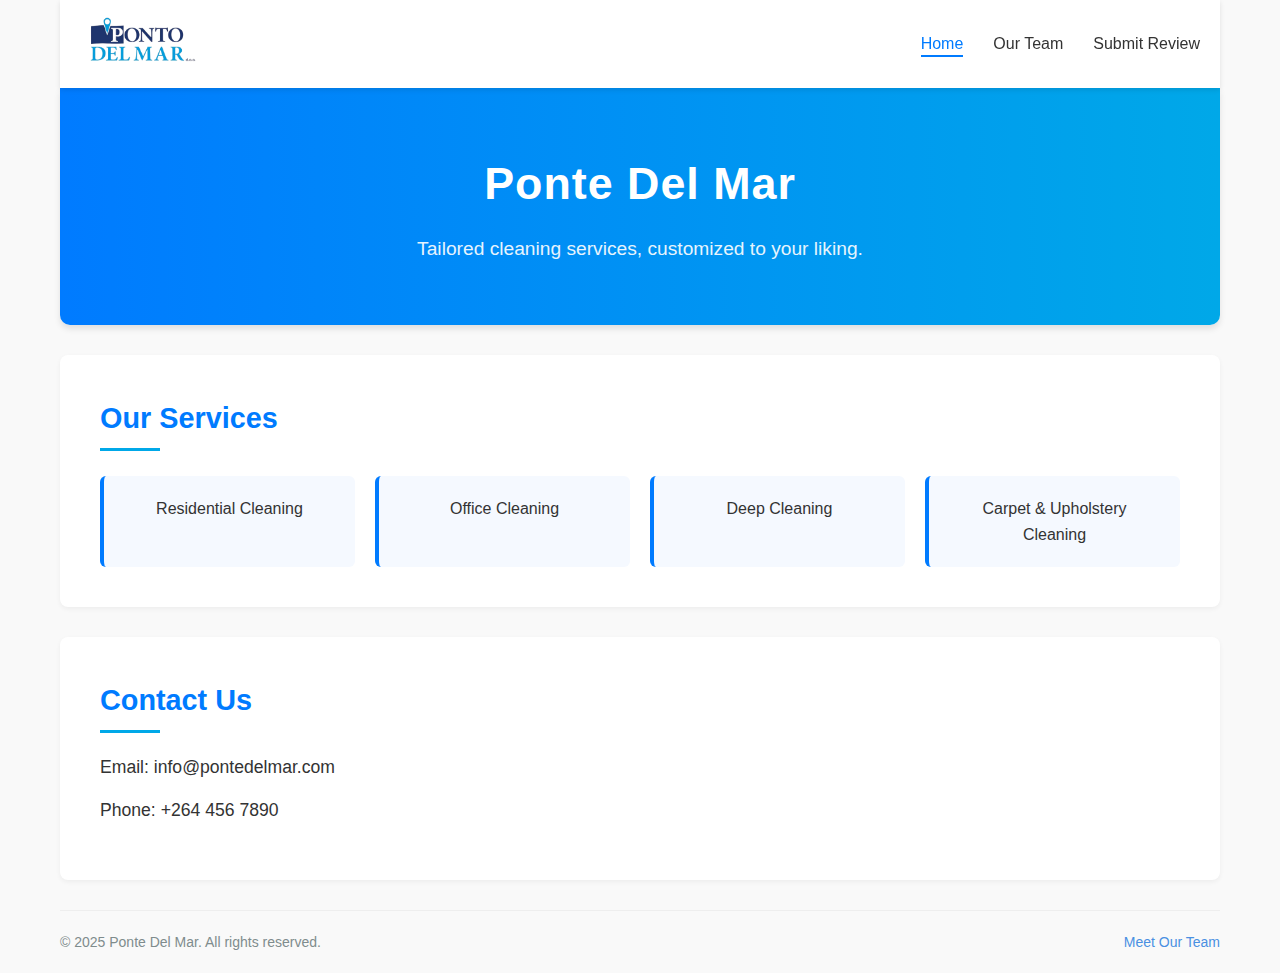
<file: index.html>
<!DOCTYPE html>
<html lang="en">
<head>
    <meta charset="UTF-8">
    <meta name="viewport" content="width=device-width, initial-scale=1.0">
    <title>Ponte Del Mar - Home</title>
    <link rel="stylesheet" href="css/styles.css">
</head>
<body>
    <nav>
        <div class="nav-container">
            <a href="index.html" class="logo">
                <img src="pictures/logo1.png" alt="Ponte Del Mar Logo"> <!-- Image Logo -->
            </a>
            <ul class="nav-links">
                <li><a href="index.html" class="active">Home</a></li>
                
                <li><a href="team.html">Our Team</a></li>
                <li><a href="addreview.html">Submit Review</a></li>
            </ul>
        </div>
    </nav>

    <header>
        <h1>Ponte Del Mar</h1>
        <p>Tailored cleaning services, customized to your liking.</p>
    </header>

    <section id="services">
        <h2>Our Services</h2>
        <ul>
            <li>Residential Cleaning</li>
            <li>Office Cleaning</li>
            <li>Deep Cleaning</li>
            <li>Carpet & Upholstery Cleaning</li>
        </ul>
    </section>

    <section id="contact">
        <h2>Contact Us</h2>
        <p>Email: info@pontedelmar.com</p>
        <p>Phone: +264 456 7890</p>
    </section>

    <footer>
        <p>&copy; 2025 Ponte Del Mar. All rights reserved.</p>
        <a href="team.html">Meet Our Team</a>
    </footer>
</body>
</html>
</file>
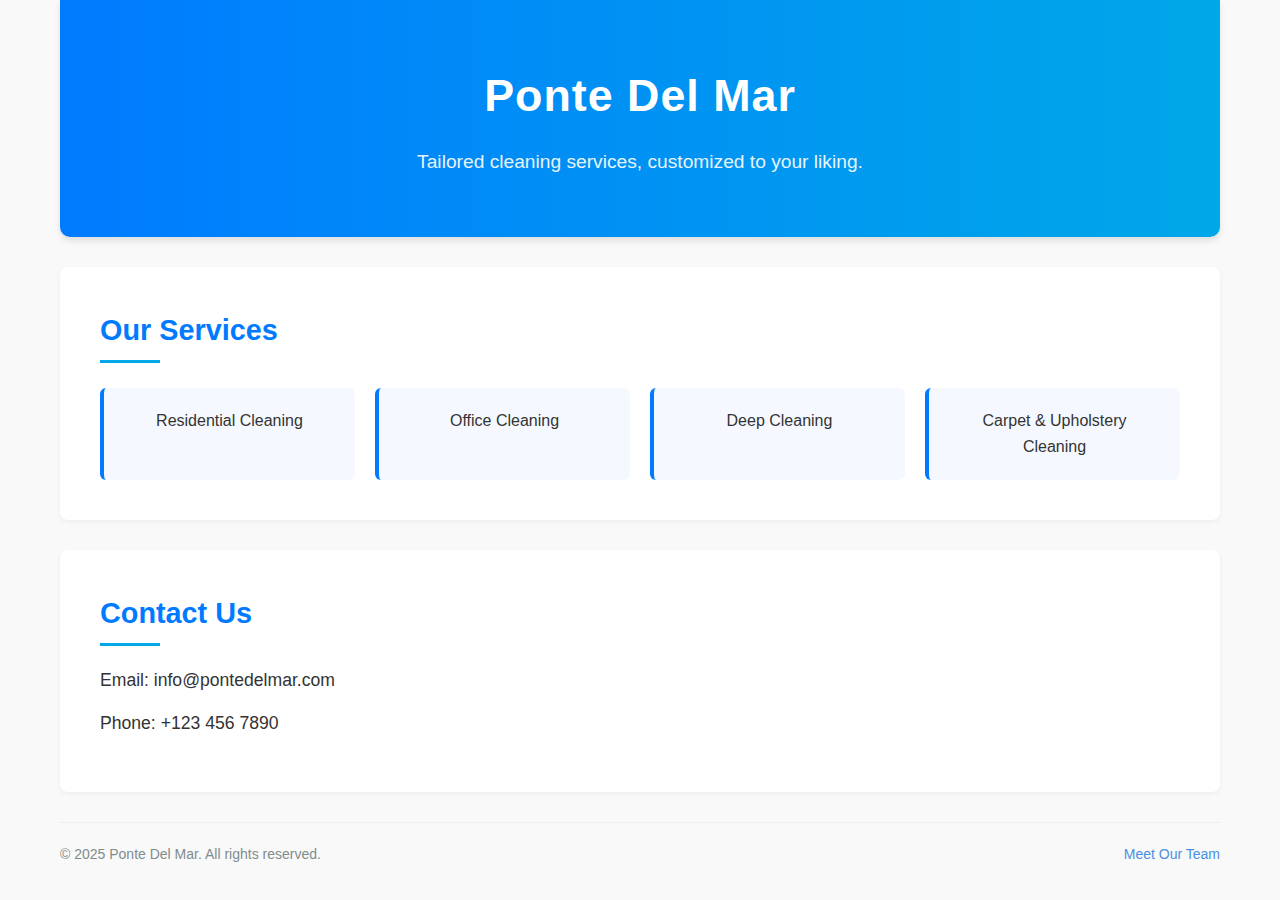
<file: Pages/index.html>
<!DOCTYPE html>
<html lang="en">
<head>
    <meta charset="UTF-8">
    <meta name="viewport" content="width=device-width, initial-scale=1.0">
    <title>Ponte Del Mar - Home</title>
    <link rel="stylesheet" href="../css/styles.css">
</head>
<body>
    <header>
        <h1>Ponte Del Mar</h1>
        <p>Tailored cleaning services, customized to your liking.</p>
    </header>

    <section id="services">
        <h2>Our Services</h2>
        <ul>
            <li>Residential Cleaning</li>
            <li>Office Cleaning</li>
            <li>Deep Cleaning</li>
            <li>Carpet & Upholstery Cleaning</li>
        </ul>
    </section>

    <section id="contact">
        <h2>Contact Us</h2>
        <p>Email: info@pontedelmar.com</p>
        <p>Phone: +123 456 7890</p>
    </section>

    <footer>
        <p>&copy; 2025 Ponte Del Mar. All rights reserved.</p>
        <a href="pages/team.html">Meet Our Team</a>
    </footer>
</body>
</html>
</file>
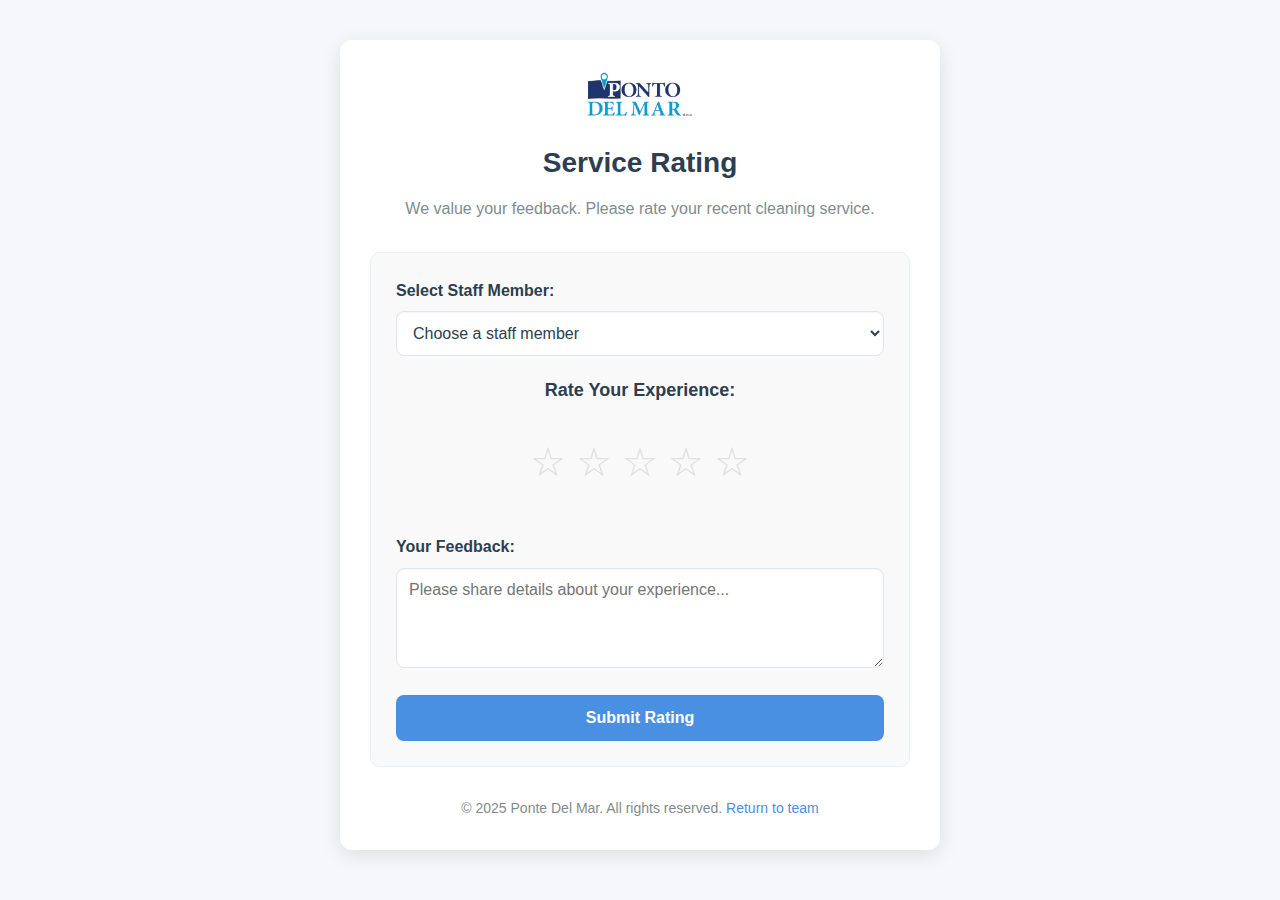
<file: addreview.html>
<!DOCTYPE html>
<html lang="en">
<head>
    <meta charset="UTF-8">
    <meta name="viewport" content="width=device-width, initial-scale=1.0">
    <title>Ponte Del Mar - Submit Rating</title>
    <style>
        * {
            margin: 0;
            padding: 0;
            box-sizing: border-box;
            font-family: 'Segoe UI', Tahoma, Geneva, Verdana, sans-serif;
        }
        
        body {
            background-color: #f5f7fa;
            color: #333;
            line-height: 1.6;
        }

        .logo img {
    height: 50px; /* Adjust this based on the size of your logo */
    width: auto;
    transition: transform 0.3s ease;
}

.logo:hover img {
    transform: scale(1.05); /* Slight zoom effect on hover */
}
        
        .container {
            max-width: 600px;
            margin: 40px auto;
            padding: 30px;
            background: white;
            border-radius: 12px;
            box-shadow: 0 5px 20px rgba(0, 0, 0, 0.1);
        }
        
        header {
            text-align: center;
            margin-bottom: 30px;
        }
        
        header .logo {
            font-size: 24px;
            font-weight: 700;
            color: #2c3e50;
            text-decoration: none;
            margin-bottom: 10px;
            display: block;
        }
        
        header h1 {
            font-size: 28px;
            color: #2c3e50;
            margin-bottom: 10px;
        }
        
        header p {
            color: #7f8c8d;
        }
        
        .rating-form {
            background: #f9f9f9;
            padding: 25px;
            border-radius: 10px;
            margin-top: 20px;
            border: 1px solid #e8eef7;
        }
        
        .staff-select {
            width: 100%;
            padding: 12px;
            margin-bottom: 20px;
            border: 1px solid #dde5f4;
            border-radius: 8px;
            font-size: 16px;
            color: #2c3e50;
            background-color: white;
            box-shadow: inset 0 1px 3px rgba(0,0,0,0.05);
        }
        
        .staff-select:focus {
            outline: none;
            border-color: #4a90e2;
            box-shadow: 0 0 0 3px rgba(74, 144, 226, 0.1);
        }
        
        label {
            display: block;
            margin-bottom: 8px;
            font-weight: 600;
            color: #2c3e50;
        }
        
        .rating-select {
            display: flex;
            justify-content: center;
            margin-bottom: 25px;
            padding: 15px 0;
        }
        
        .rate-star {
            font-size: 40px;
            cursor: pointer;
            color: #ddd;
            margin: 0 5px;
            transition: transform 0.2s, color 0.2s;
            -webkit-user-select: none;
            user-select: none;
        }
        
        .rate-star:hover {
            transform: scale(1.1);
        }
        
        .rate-star.selected {
            color: #ffd700;
        }
        
        textarea {
            width: 100%;
            padding: 12px;
            border: 1px solid #dde5f4;
            border-radius: 8px;
            margin-bottom: 20px;
            resize: vertical;
            min-height: 100px;
            font-size: 16px;
            transition: border-color 0.3s;
            box-shadow: inset 0 1px 3px rgba(0,0,0,0.05);
        }
        
        textarea:focus {
            outline: none;
            border-color: #4a90e2;
            box-shadow: 0 0 0 3px rgba(74, 144, 226, 0.1);
        }
        
        .submit-btn {
            background: #4a90e2;
            color: white;
            border: none;
            padding: 14px 24px;
            border-radius: 8px;
            cursor: pointer;
            font-weight: 600;
            font-size: 16px;
            width: 100%;
            transition: background 0.3s;
        }
        
        .submit-btn:hover {
            background: #3a80d2;
        }
        
        .submit-btn:disabled {
            background: #a0bfed;
            cursor: not-allowed;
        }
        
        .success-message {
            color: #2ecc71;
            font-weight: 600;
            display: none;
            margin-top: 20px;
            text-align: center;
            padding: 15px;
            border-radius: 8px;
            background: rgba(46, 204, 113, 0.1);
            border: 1px solid rgba(46, 204, 113, 0.3);
        }
        
        .error-message {
            color: #e74c3c;
            font-weight: 600;
            display: none;
            margin-top: 20px;
            text-align: center;
            padding: 15px;
            border-radius: 8px;
            background: rgba(231, 76, 60, 0.1);
            border: 1px solid rgba(231, 76, 60, 0.3);
        }
        
        .rating-label {
            text-align: center;
            font-size: 18px;
            margin-bottom: 10px;
            color: #2c3e50;
            font-weight: 600;
        }
        
        footer {
            text-align: center;
            margin-top: 30px;
            color: #7f8c8d;
            font-size: 14px;
        }
        
        footer a {
            color: #4a90e2;
            text-decoration: none;
        }
        
        footer a:hover {
            text-decoration: underline;
        }
    </style>
</head>
<body>
    <div class="container">
        <header>
            <a href="index.html" class="logo">
                <img src="pictures/logo1.png" alt="Ponte Del Mar Logo"> <!-- Image Logo -->
            </a>
            <h1>Service Rating</h1>
            <p>We value your feedback. Please rate your recent cleaning service.</p>
        </header>
        
        <div class="rating-form">
            <div>
                <label for="staff-select">Select Staff Member:</label>
                <select id="staff-select" class="staff-select">
                    <option value="" disabled selected>Choose a staff member</option>
                    <option value="maria">Maria Rodriguez - Residential Cleaning</option>
                    <option value="james">James Wilson - Commercial Cleaning</option>
                    <option value="sofia">Sofia Chen - Deep Cleaning</option>
                    <option value="david">David Thompson - Carpet & Upholstery</option>
                    <option value="ana">Ana Patel - Window Cleaning</option>
                </select>
            </div>
            
            <div class="rating-label">Rate Your Experience:</div>
            <div class="rating-select" data-rating="">
                <span class="rate-star" data-value="1">☆</span>
                <span class="rate-star" data-value="2">☆</span>
                <span class="rate-star" data-value="3">☆</span>
                <span class="rate-star" data-value="4">☆</span>
                <span class="rate-star" data-value="5">☆</span>
            </div>
            
            <label for="feedback">Your Feedback:</label>
            <textarea id="feedback" placeholder="Please share details about your experience..."></textarea>
            
            <button class="submit-btn" id="submit-rating">Submit Rating</button>
            
            <div class="success-message" id="success-message">
                Thank you for your feedback! Your rating has been submitted successfully.
            </div>
            <div class="error-message" id="error-message">
                Please select a staff member and provide a rating before submitting.
            </div>
        </div>
        
        <footer>
            <p>&copy; 2025 Ponte Del Mar. All rights reserved. <a href="team.html">Return to team</a></p>
        </footer>
    </div>

    <script>
        document.addEventListener('DOMContentLoaded', function() {
            const staffSelect = document.getElementById('staff-select');
            const ratingSelect = document.querySelector('.rating-select');
            const rateStars = document.querySelectorAll('.rate-star');
            const submitButton = document.getElementById('submit-rating');
            const successMessage = document.getElementById('success-message');
            const errorMessage = document.getElementById('error-message');
            const feedbackText = document.getElementById('feedback');
            
            // Star rating selection
            rateStars.forEach(star => {
                star.addEventListener('click', function() {
                    const value = parseInt(this.getAttribute('data-value'));
                    
                    rateStars.forEach(s => {
                        const starValue = parseInt(s.getAttribute('data-value'));
                        if (starValue <= value) {
                            s.textContent = '★';
                            s.classList.add('selected');
                        } else {
                            s.textContent = '☆';
                            s.classList.remove('selected');
                        }
                    });
                    
                    // Store rating value
                    ratingSelect.setAttribute('data-rating', value);
                    
                    // Hide error message if visible
                    errorMessage.style.display = 'none';
                });
            });
            
            // Form submission
            submitButton.addEventListener('click', function() {
                // Get values
                const staffMember = staffSelect.value;
                const rating = ratingSelect.getAttribute('data-rating');
                const feedback = feedbackText.value.trim();
                
                // Validate form
                if (!staffMember || !rating) {
                    errorMessage.style.display = 'block';
                    successMessage.style.display = 'none';
                    return;
                }
                
                // Disable button during submission
                submitButton.disabled = true;
                submitButton.textContent = 'Submitting...';
                
                // Prepare data for submission
                const submissionData = {
                    staffMember: staffMember,
                    rating: parseInt(rating),
                    feedback: feedback,
                    timestamp: new Date().toISOString()
                };
                
                console.log('Rating submitted:', submissionData);
                
                // Simulate server request
                setTimeout(() => {
                    // Show success message
                    successMessage.style.display = 'block';
                    errorMessage.style.display = 'none';
                    
                    // Reset form
                    staffSelect.value = "";
                    
                    // Reset stars
                    rateStars.forEach(s => {
                        s.textContent = '☆';
                        s.classList.remove('selected');
                    });
                    ratingSelect.removeAttribute('data-rating');
                    
                    // Clear feedback
                    feedbackText.value = '';
                    
                    // Reset button
                    submitButton.disabled = false;
                    submitButton.textContent = 'Submit Rating';
                    
                    // After 3 seconds, hide success message
                    setTimeout(() => {
                        successMessage.style.display = 'none';
                    }, 5000);
                    
                }, 1000);
            });
            
            // Reset error message when staff selection changes
            staffSelect.addEventListener('change', function() {
                if (errorMessage.style.display === 'block') {
                    errorMessage.style.display = 'none';
                }
            });
        });
    </script>
</body>
</html>
</file>
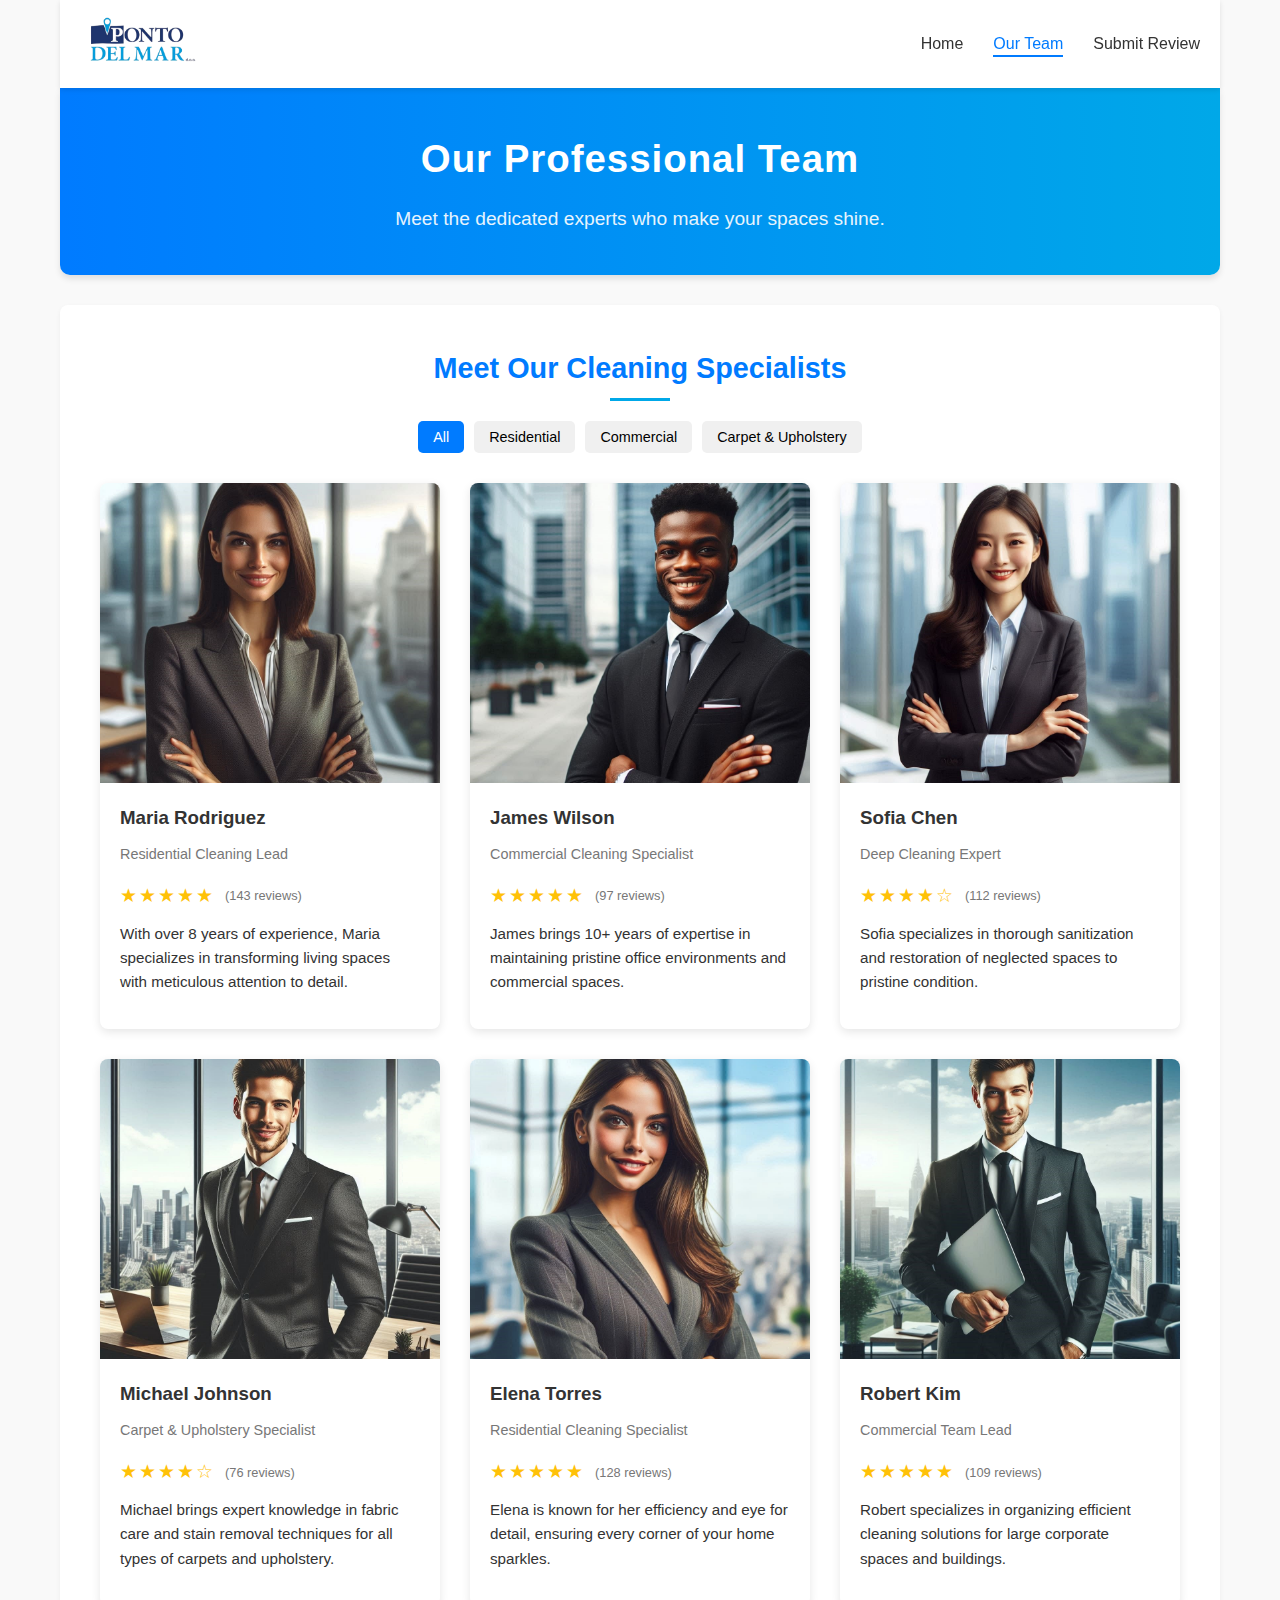
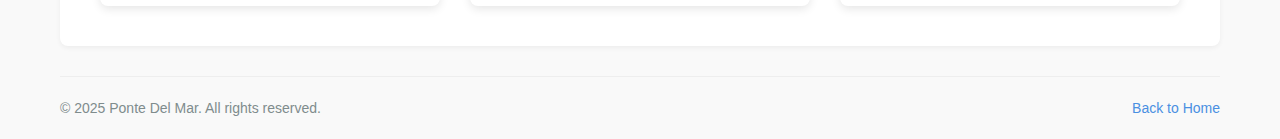
<file: team.html>
<!DOCTYPE html>
<html lang="en">
<head>
    <meta charset="UTF-8">
    <meta name="viewport" content="width=device-width, initial-scale=1.0">
    <title>Ponte Del Mar - Our Team</title>
    <link rel="stylesheet" href="css/styles.css">
</head>
<body class="team-page">
    <nav>
        <div class="nav-container">
            <a href="index.html" class="logo">
                <img src="pictures/logo1.png" alt="Ponte Del Mar Logo"> <!-- Image Logo -->
            </a>
            <ul class="nav-links">
                <li><a href="index.html">Home</a></li>
                
                <li><a href="team.html" class="active">Our Team</a></li>
                <li><a href="addreview.html">Submit Review</a></li>
               
            </ul>
        </div>
    </nav>

    <header>
        <h1>Our Professional Team</h1>
        <p>Meet the dedicated experts who make your spaces shine.</p>
    </header>

    <section>
        <h2>Meet Our Cleaning Specialists</h2>
        
        <div class="filter-container">
            <button class="filter-btn active">All</button>
            <button class="filter-btn">Residential</button>
            <button class="filter-btn">Commercial</button>
            <button class="filter-btn">Carpet & Upholstery</button>
        </div>
        
        <div class="team-container">
            <div class="team-member">
                <div class="team-img">
                    <img src="pictures/Maria_Rodri.jpg" alt="Maria Rodriguez">
                </div>
                <div class="team-info">
                    <h3>Maria Rodriguez</h3>
                    <p class="team-position">Residential Cleaning Lead</p>
                    <div class="rating">
                        <div class="stars">
                            <div class="star">★</div>
                            <div class="star">★</div>
                            <div class="star">★</div>
                            <div class="star">★</div>
                            <div class="star">★</div>
                        </div>
                        <span class="reviews">(143 reviews)</span>
                    </div>
                    <p class="team-bio">With over 8 years of experience, Maria specializes in transforming living spaces with meticulous attention to detail.</p>
                </div>
            </div>
            
            <div class="team-member">
                <div class="team-img">
                    <img src="pictures/wilson_james.jpg" alt="James Wilson">
                </div>
                <div class="team-info">
                    <h3>James Wilson</h3>
                    <p class="team-position">Commercial Cleaning Specialist</p>
                    <div class="rating">
                        <div class="stars">
                            <div class="star">★</div>
                            <div class="star">★</div>
                            <div class="star">★</div>
                            <div class="star">★</div>
                            <div class="star">★</div>
                        </div>
                        <span class="reviews">(97 reviews)</span>
                    </div>
                    <p class="team-bio">James brings 10+ years of expertise in maintaining pristine office environments and commercial spaces.</p>
                </div>
            </div>
            
            <div class="team-member">
                <div class="team-img">
                    <img src="pictures/chen.jpg" alt="Sofia Chen">
                </div>
                <div class="team-info">
                    <h3>Sofia Chen</h3>
                    <p class="team-position">Deep Cleaning Expert</p>
                    <div class="rating">
                        <div class="stars">
                            <div class="star">★</div>
                            <div class="star">★</div>
                            <div class="star">★</div>
                            <div class="star">★</div>
                            <div class="star">☆</div>
                        </div>
                        <span class="reviews">(112 reviews)</span>
                    </div>
                    <p class="team-bio">Sofia specializes in thorough sanitization and restoration of neglected spaces to pristine condition.</p>
                </div>
            </div>
            
            <div class="team-member">
                <div class="team-img">
                    <img src="pictures/Michael J.jpg" alt="Michael Johnson">
                </div>
                <div class="team-info">
                    <h3>Michael Johnson</h3>
                    <p class="team-position">Carpet & Upholstery Specialist</p>
                    <div class="rating">
                        <div class="stars">
                            <div class="star">★</div>
                            <div class="star">★</div>
                            <div class="star">★</div>
                            <div class="star">★</div>
                            <div class="star">☆</div>
                        </div>
                        <span class="reviews">(76 reviews)</span>
                    </div>
                    <p class="team-bio">Michael brings expert knowledge in fabric care and stain removal techniques for all types of carpets and upholstery.</p>
                </div>
            </div>
            
            <div class="team-member">
                <div class="team-img">
                    <img src="pictures/Torres.jpg" alt="Elena Torres">
                </div>
                <div class="team-info">
                    <h3>Elena Torres</h3>
                    <p class="team-position">Residential Cleaning Specialist</p>
                    <div class="rating">
                        <div class="stars">
                            <div class="star">★</div>
                            <div class="star">★</div>
                            <div class="star">★</div>
                            <div class="star">★</div>
                            <div class="star">★</div>
                        </div>
                        <span class="reviews">(128 reviews)</span>
                    </div>
                    <p class="team-bio">Elena is known for her efficiency and eye for detail, ensuring every corner of your home sparkles.</p>
                </div>
            </div>
            
            <div class="team-member">
                <div class="team-img">
                    <img src="pictures/Robert_kim.jpg" alt="Robert Kim">
                </div>
                <div class="team-info">
                    <h3>Robert Kim</h3>
                    <p class="team-position">Commercial Team Lead</p>
                    <div class="rating">
                        <div class="stars">
                            <div class="star">★</div>
                            <div class="star">★</div>
                            <div class="star">★</div>
                            <div class="star">★</div>
                            <div class="star">★</div>
                        </div>
                        <span class="reviews">(109 reviews)</span>
                    </div>
                    <p class="team-bio">Robert specializes in organizing efficient cleaning solutions for large corporate spaces and buildings.</p>
                </div>
            </div>
        </div>
    </section>

    <footer>
        <p>&copy; 2025 Ponte Del Mar. All rights reserved.</p>
        <a href="index.html">Back to Home</a>
    </footer>

    <script>
        // Simple filter functionality (for demonstration)
        document.addEventListener('DOMContentLoaded', function() {
            const filterButtons = document.querySelectorAll('.filter-btn');
            
            filterButtons.forEach(button => {
                button.addEventListener('click', function() {
                    // Remove active class from all buttons
                    filterButtons.forEach(btn => btn.classList.remove('active'));
                    // Add active class to clicked button
                    this.classList.add('active');
                    
                    // Filter functionality would go here in a real implementation
                    // For now, we're just showing the UI elements
                });
            });
        });
    </script>
</body>
</html>
</file>
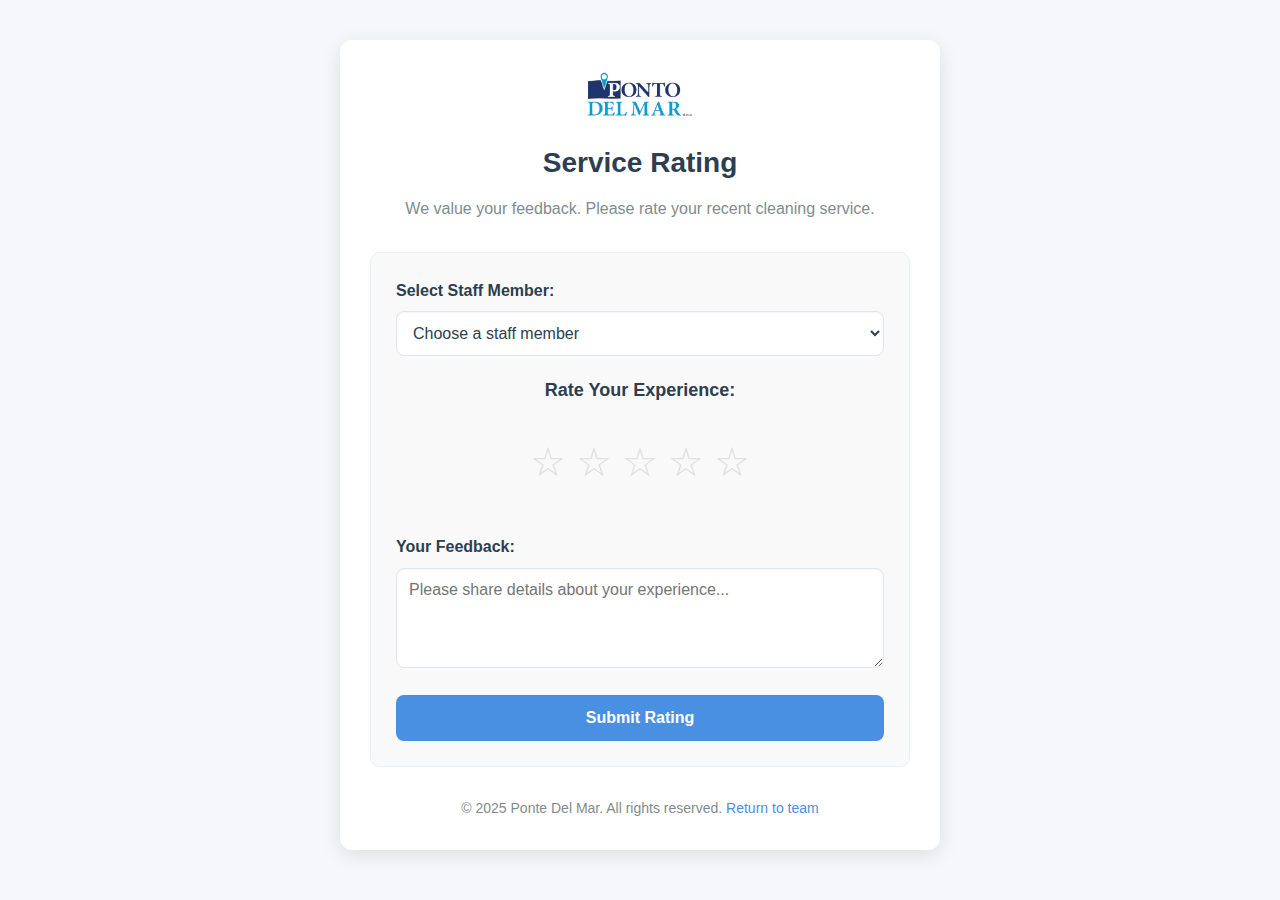
<file: Pages/addreview.html>
<!DOCTYPE html>
<html lang="en">
<head>
    <meta charset="UTF-8">
    <meta name="viewport" content="width=device-width, initial-scale=1.0">
    <title>Ponte Del Mar - Submit Rating</title>
    <style>
        * {
            margin: 0;
            padding: 0;
            box-sizing: border-box;
            font-family: 'Segoe UI', Tahoma, Geneva, Verdana, sans-serif;
        }
        
        body {
            background-color: #f5f7fa;
            color: #333;
            line-height: 1.6;
        }

        .logo img {
    height: 50px; /* Adjust this based on the size of your logo */
    width: auto;
    transition: transform 0.3s ease;
}

.logo:hover img {
    transform: scale(1.05); /* Slight zoom effect on hover */
}
        
        .container {
            max-width: 600px;
            margin: 40px auto;
            padding: 30px;
            background: white;
            border-radius: 12px;
            box-shadow: 0 5px 20px rgba(0, 0, 0, 0.1);
        }
        
        header {
            text-align: center;
            margin-bottom: 30px;
        }
        
        header .logo {
            font-size: 24px;
            font-weight: 700;
            color: #2c3e50;
            text-decoration: none;
            margin-bottom: 10px;
            display: block;
        }
        
        header h1 {
            font-size: 28px;
            color: #2c3e50;
            margin-bottom: 10px;
        }
        
        header p {
            color: #7f8c8d;
        }
        
        .rating-form {
            background: #f9f9f9;
            padding: 25px;
            border-radius: 10px;
            margin-top: 20px;
            border: 1px solid #e8eef7;
        }
        
        .staff-select {
            width: 100%;
            padding: 12px;
            margin-bottom: 20px;
            border: 1px solid #dde5f4;
            border-radius: 8px;
            font-size: 16px;
            color: #2c3e50;
            background-color: white;
            box-shadow: inset 0 1px 3px rgba(0,0,0,0.05);
        }
        
        .staff-select:focus {
            outline: none;
            border-color: #4a90e2;
            box-shadow: 0 0 0 3px rgba(74, 144, 226, 0.1);
        }
        
        label {
            display: block;
            margin-bottom: 8px;
            font-weight: 600;
            color: #2c3e50;
        }
        
        .rating-select {
            display: flex;
            justify-content: center;
            margin-bottom: 25px;
            padding: 15px 0;
        }
        
        .rate-star {
            font-size: 40px;
            cursor: pointer;
            color: #ddd;
            margin: 0 5px;
            transition: transform 0.2s, color 0.2s;
            -webkit-user-select: none;
            user-select: none;
        }
        
        .rate-star:hover {
            transform: scale(1.1);
        }
        
        .rate-star.selected {
            color: #ffd700;
        }
        
        textarea {
            width: 100%;
            padding: 12px;
            border: 1px solid #dde5f4;
            border-radius: 8px;
            margin-bottom: 20px;
            resize: vertical;
            min-height: 100px;
            font-size: 16px;
            transition: border-color 0.3s;
            box-shadow: inset 0 1px 3px rgba(0,0,0,0.05);
        }
        
        textarea:focus {
            outline: none;
            border-color: #4a90e2;
            box-shadow: 0 0 0 3px rgba(74, 144, 226, 0.1);
        }
        
        .submit-btn {
            background: #4a90e2;
            color: white;
            border: none;
            padding: 14px 24px;
            border-radius: 8px;
            cursor: pointer;
            font-weight: 600;
            font-size: 16px;
            width: 100%;
            transition: background 0.3s;
        }
        
        .submit-btn:hover {
            background: #3a80d2;
        }
        
        .submit-btn:disabled {
            background: #a0bfed;
            cursor: not-allowed;
        }
        
        .success-message {
            color: #2ecc71;
            font-weight: 600;
            display: none;
            margin-top: 20px;
            text-align: center;
            padding: 15px;
            border-radius: 8px;
            background: rgba(46, 204, 113, 0.1);
            border: 1px solid rgba(46, 204, 113, 0.3);
        }
        
        .error-message {
            color: #e74c3c;
            font-weight: 600;
            display: none;
            margin-top: 20px;
            text-align: center;
            padding: 15px;
            border-radius: 8px;
            background: rgba(231, 76, 60, 0.1);
            border: 1px solid rgba(231, 76, 60, 0.3);
        }
        
        .rating-label {
            text-align: center;
            font-size: 18px;
            margin-bottom: 10px;
            color: #2c3e50;
            font-weight: 600;
        }
        
        footer {
            text-align: center;
            margin-top: 30px;
            color: #7f8c8d;
            font-size: 14px;
        }
        
        footer a {
            color: #4a90e2;
            text-decoration: none;
        }
        
        footer a:hover {
            text-decoration: underline;
        }
    </style>
</head>
<body>
    <div class="container">
        <header>
            <a href="index.html" class="logo">
                <img src="../pictures/logo1.png" alt="Ponte Del Mar Logo"> <!-- Image Logo -->
            </a>
            <h1>Service Rating</h1>
            <p>We value your feedback. Please rate your recent cleaning service.</p>
        </header>
        
        <div class="rating-form">
            <div>
                <label for="staff-select">Select Staff Member:</label>
                <select id="staff-select" class="staff-select">
                    <option value="" disabled selected>Choose a staff member</option>
                    <option value="maria">Maria Rodriguez - Residential Cleaning</option>
                    <option value="james">James Wilson - Commercial Cleaning</option>
                    <option value="sofia">Sofia Chen - Deep Cleaning</option>
                    <option value="david">David Thompson - Carpet & Upholstery</option>
                    <option value="ana">Ana Patel - Window Cleaning</option>
                </select>
            </div>
            
            <div class="rating-label">Rate Your Experience:</div>
            <div class="rating-select" data-rating="">
                <span class="rate-star" data-value="1">☆</span>
                <span class="rate-star" data-value="2">☆</span>
                <span class="rate-star" data-value="3">☆</span>
                <span class="rate-star" data-value="4">☆</span>
                <span class="rate-star" data-value="5">☆</span>
            </div>
            
            <label for="feedback">Your Feedback:</label>
            <textarea id="feedback" placeholder="Please share details about your experience..."></textarea>
            
            <button class="submit-btn" id="submit-rating">Submit Rating</button>
            
            <div class="success-message" id="success-message">
                Thank you for your feedback! Your rating has been submitted successfully.
            </div>
            <div class="error-message" id="error-message">
                Please select a staff member and provide a rating before submitting.
            </div>
        </div>
        
        <footer>
            <p>&copy; 2025 Ponte Del Mar. All rights reserved. <a href="team.html">Return to team</a></p>
        </footer>
    </div>

    <script>
        document.addEventListener('DOMContentLoaded', function() {
            const staffSelect = document.getElementById('staff-select');
            const ratingSelect = document.querySelector('.rating-select');
            const rateStars = document.querySelectorAll('.rate-star');
            const submitButton = document.getElementById('submit-rating');
            const successMessage = document.getElementById('success-message');
            const errorMessage = document.getElementById('error-message');
            const feedbackText = document.getElementById('feedback');
            
            // Star rating selection
            rateStars.forEach(star => {
                star.addEventListener('click', function() {
                    const value = parseInt(this.getAttribute('data-value'));
                    
                    rateStars.forEach(s => {
                        const starValue = parseInt(s.getAttribute('data-value'));
                        if (starValue <= value) {
                            s.textContent = '★';
                            s.classList.add('selected');
                        } else {
                            s.textContent = '☆';
                            s.classList.remove('selected');
                        }
                    });
                    
                    // Store rating value
                    ratingSelect.setAttribute('data-rating', value);
                    
                    // Hide error message if visible
                    errorMessage.style.display = 'none';
                });
            });
            
            // Form submission
            submitButton.addEventListener('click', function() {
                // Get values
                const staffMember = staffSelect.value;
                const rating = ratingSelect.getAttribute('data-rating');
                const feedback = feedbackText.value.trim();
                
                // Validate form
                if (!staffMember || !rating) {
                    errorMessage.style.display = 'block';
                    successMessage.style.display = 'none';
                    return;
                }
                
                // Disable button during submission
                submitButton.disabled = true;
                submitButton.textContent = 'Submitting...';
                
                // Prepare data for submission
                const submissionData = {
                    staffMember: staffMember,
                    rating: parseInt(rating),
                    feedback: feedback,
                    timestamp: new Date().toISOString()
                };
                
                console.log('Rating submitted:', submissionData);
                
                // Simulate server request
                setTimeout(() => {
                    // Show success message
                    successMessage.style.display = 'block';
                    errorMessage.style.display = 'none';
                    
                    // Reset form
                    staffSelect.value = "";
                    
                    // Reset stars
                    rateStars.forEach(s => {
                        s.textContent = '☆';
                        s.classList.remove('selected');
                    });
                    ratingSelect.removeAttribute('data-rating');
                    
                    // Clear feedback
                    feedbackText.value = '';
                    
                    // Reset button
                    submitButton.disabled = false;
                    submitButton.textContent = 'Submit Rating';
                    
                    // After 3 seconds, hide success message
                    setTimeout(() => {
                        successMessage.style.display = 'none';
                    }, 5000);
                    
                }, 1000);
            });
            
            // Reset error message when staff selection changes
            staffSelect.addEventListener('change', function() {
                if (errorMessage.style.display === 'block') {
                    errorMessage.style.display = 'none';
                }
            });
        });
    </script>
</body>
</html>
</file>
<file: css/styles.css>
/* Global Styles */
* {
    margin: 0;
    padding: 0;
    box-sizing: border-box;
    font-family: 'Arial', sans-serif;
}

body {
    color: #333;
    line-height: 1.6;
    max-width: 1200px;
    margin: 0 auto;
    padding: 0 20px;
    background-color: #f9f9f9;
}

/* Navigation Styles */
nav {
    background-color: #fff;
    box-shadow: 0 2px 5px rgba(0, 0, 0, 0.1);
    padding: 15px 0;
    position: sticky;
    top: 0;
    z-index: 100;
}

.nav-container {
    display: flex;
    justify-content: space-between;
    align-items: center;
    max-width: 1200px;
    margin: 0 auto;
    padding: 0 20px;
}

.logo img {
    height: 50px; /* Adjust this based on the size of your logo */
    width: auto;
    transition: transform 0.3s ease;
}

.logo:hover img {
    transform: scale(1.05); /* Slight zoom effect on hover */
}

.nav-links {
    display: flex;
    list-style: none;
}

.nav-links li {
    margin-left: 30px;
}

.nav-links a {
    text-decoration: none;
    color: #333;
    font-weight: 500;
    transition: color 0.3s ease;
}

.nav-links a:hover {
    color: #007bff;
}

.nav-links a.active {
    color: #007bff;
    position: relative;
}

.nav-links a.active::after {
    content: '';
    position: absolute;
    left: 0;
    bottom: -5px;
    width: 100%;
    height: 2px;
    background-color: #007bff;
}

/* Header Styles */
header {
    text-align: center;
    padding: 60px 20px;
    background: linear-gradient(to right, #007bff, #00a8e8);
    color: white;
    border-radius: 0 0 10px 10px;
    margin-bottom: 40px;
    box-shadow: 0 4px 6px rgba(0, 0, 0, 0.1);
}

header h1 {
    font-size: 2.8rem;
    margin-bottom: 15px;
    font-weight: 700;
    letter-spacing: 1px;
}

header p {
    font-size: 1.2rem;
    opacity: 0.9;
    max-width: 600px;
    margin: 0 auto;
}

/* Section Styles */
section {
    background: white;
    padding: 40px;
    margin-bottom: 30px;
    border-radius: 8px;
    box-shadow: 0 2px 5px rgba(0, 0, 0, 0.05);
}

h2 {
    color: #007bff;
    margin-bottom: 20px;
    font-size: 1.8rem;
    position: relative;
    padding-bottom: 10px;
}

h2::after {
    content: '';
    position: absolute;
    left: 0;
    bottom: 0;
    height: 3px;
    width: 60px;
    background-color: #00a8e8;
}

/* Services Styles */
#services ul {
    list-style-type: none;
    display: grid;
    grid-template-columns: repeat(auto-fit, minmax(200px, 1fr));
    gap: 20px;
    margin-top: 25px;
}

#services li {
    padding: 20px;
    background-color: #f5f9ff;
    border-radius: 6px;
    text-align: center;
    transition: transform 0.3s ease, box-shadow 0.3s ease;
    border-left: 4px solid #007bff;
}

#services li:hover {
    transform: translateY(-5px);
    box-shadow: 0 5px 15px rgba(0, 123, 255, 0.1);
}

/* Contact Styles */
#contact p {
    margin-bottom: 15px;
    font-size: 1.1rem;
}

/* Team Member Styles */
.team-container {
    display: grid;
    grid-template-columns: repeat(auto-fill, minmax(250px, 1fr));
    gap: 30px;
    margin-top: 30px;
}


.team-member {
    background-color: white;
    border-radius: 8px;
    overflow: hidden;
    box-shadow: 0 3px 10px rgba(0, 0, 0, 0.1);
    transition: transform 0.3s ease;
}

.team-member:hover {
    transform: translateY(-5px);
}

.team-img {
    height: 300px;
    width: 100%;
    background-color: #e0e0e0;
    display: flex;
    align-items: center;
    justify-content: center;
    color: #777;
    font-size: 3rem;
    overflow: hidden; /* Important for object-fit */
}

.team-img img{
    width: 100%;
    height: 100%;
    object-fit: cover;
}

.team-info {
    padding: 20px;
}

.team-info h3 {
    margin-bottom: 10px;
    color: #333;
}

.team-position {
    color: #777;
    font-size: 0.9rem;
    margin-bottom: 15px;
}

.team-bio {
    margin-bottom: 15px;
    font-size: 0.95rem;
}

/* Rating Stars */
.rating {
    display: flex;
    align-items: center;
    margin-bottom: 10px;
}

.stars {
    display: flex;
    color: #ffc107;
}

.star {
    font-size: 1.2rem;
    margin-right: 2px;
}

.reviews {
    font-size: 0.8rem;
    color: #777;
    margin-left: 10px;
}

/* Team Filter */
.filter-container {
    display: flex;
    justify-content: center;
    margin-bottom: 30px;
}

.filter-btn {
    background-color: #f0f0f0;
    border: none;
    padding: 8px 15px;
    margin: 0 5px;
    border-radius: 5px;
    font-size: 0.9rem;
    cursor: pointer;
    transition: all 0.3s ease;
}

.filter-btn:hover, .filter-btn.active {
    background-color: #007bff;
    color: white;
}

/* Team Page Specific Styles */
.team-page h2 {
    text-align: center;
}

.team-page h2::after {
    left: 50%;
    transform: translateX(-50%);
}

.team-page header {
    padding: 40px 20px;
}

.team-page header h1 {
    font-size: 2.4rem;
}


/* Footer Styles */
footer {
    display: flex;
    justify-content: space-between;
    align-items: center;
    padding: 20px 0;
    margin-top: 50px;
    border-top: 1px solid #eee;
    font-size: 0.9rem;
    color: #777;
}

footer a {
    color: #007bff;
    text-decoration: none;
    transition: color 0.3s ease;
}

footer a:hover {
    color: #0056b3;
    text-decoration: underline;
}

/* Responsive Styles */
@media (max-width: 768px) {
    header {
        padding: 40px 20px;
    }
    
    header h1 {
        font-size: 2.2rem;
    }
    
    section {
        padding: 30px;
    }
    
    #services ul {
        grid-template-columns: 1fr;
    }
    
    .nav-container {
        flex-direction: column;
        gap: 15px;
    }
    
    .nav-links {
        width: 100%;
        justify-content: space-between;
    }
    
    .nav-links li {
        margin-left: 0;
    }
    
    .team-container {
        grid-template-columns: 1fr;
    }
    
    .filter-container {
        flex-wrap: wrap;
        gap: 10px;
    }
    
    footer {
        flex-direction: column;
        text-align: center;
        gap: 10px;
    }
}



header {
    text-align: center;
    margin-bottom: 30px;
}

header .logo {
    font-size: 24px;
    font-weight: 700;
    color: #2c3e50;
    text-decoration: none;
    margin-bottom: 10px;
    display: block;
}



.rating-form {
    background: #f9f9f9;
    padding: 25px;
    border-radius: 10px;
    margin-top: 20px;
    border: 1px solid #e8eef7;
}

.staff-select {
    width: 100%;
    padding: 12px;
    margin-bottom: 20px;
    border: 1px solid #dde5f4;
    border-radius: 8px;
    font-size: 16px;
    color: #2c3e50;
    background-color: white;
    box-shadow: inset 0 1px 3px rgba(0,0,0,0.05);
}

.staff-select:focus {
    outline: none;
    border-color: #4a90e2;
    box-shadow: 0 0 0 3px rgba(74, 144, 226, 0.1);
}

label {
    display: block;
    margin-bottom: 8px;
    font-weight: 600;
    color: #2c3e50;
}

.rating-select {
    display: flex;
    justify-content: center;
    margin-bottom: 25px;
    padding: 15px 0;
}

.rate-star {
    font-size: 40px;
    cursor: pointer;
    color: #ddd;
    margin: 0 5px;
    transition: transform 0.2s, color 0.2s;
    user-select: none;
}

.rate-star:hover {
    transform: scale(1.1);
}

.rate-star.selected {
    color: #ffd700;
}

textarea {
    width: 100%;
    padding: 12px;
    border: 1px solid #dde5f4;
    border-radius: 8px;
    margin-bottom: 20px;
    resize: vertical;
    min-height: 100px;
    font-size: 16px;
    transition: border-color 0.3s;
    box-shadow: inset 0 1px 3px rgba(0,0,0,0.05);
}

textarea:focus {
    outline: none;
    border-color: #4a90e2;
    box-shadow: 0 0 0 3px rgba(74, 144, 226, 0.1);
}

.submit-btn {
    background: #4a90e2;
    color: white;
    border: none;
    padding: 14px 24px;
    border-radius: 8px;
    cursor: pointer;
    font-weight: 600;
    font-size: 16px;
    width: 100%;
    transition: background 0.3s;
}

.submit-btn:hover {
    background: #3a80d2;
}

.submit-btn:disabled {
    background: #a0bfed;
    cursor: not-allowed;
}

.success-message {
    color: #2ecc71;
    font-weight: 600;
    display: none;
    margin-top: 20px;
    text-align: center;
    padding: 15px;
    border-radius: 8px;
    background: rgba(46, 204, 113, 0.1);
    border: 1px solid rgba(46, 204, 113, 0.3);
}

.error-message {
    color: #e74c3c;
    font-weight: 600;
    display: none;
    margin-top: 20px;
    text-align: center;
    padding: 15px;
    border-radius: 8px;
    background: rgba(231, 76, 60, 0.1);
    border: 1px solid rgba(231, 76, 60, 0.3);
}

.rating-label {
    text-align: center;
    font-size: 18px;
    margin-bottom: 10px;
    color: #2c3e50;
    font-weight: 600;
}

footer {
    text-align: center;
    margin-top: 30px;
    color: #7f8c8d;
    font-size: 14px;
}

footer a {
    color: #4a90e2;
    text-decoration: none;
}

footer a:hover {
    text-decoration: underline;
}
</file>
